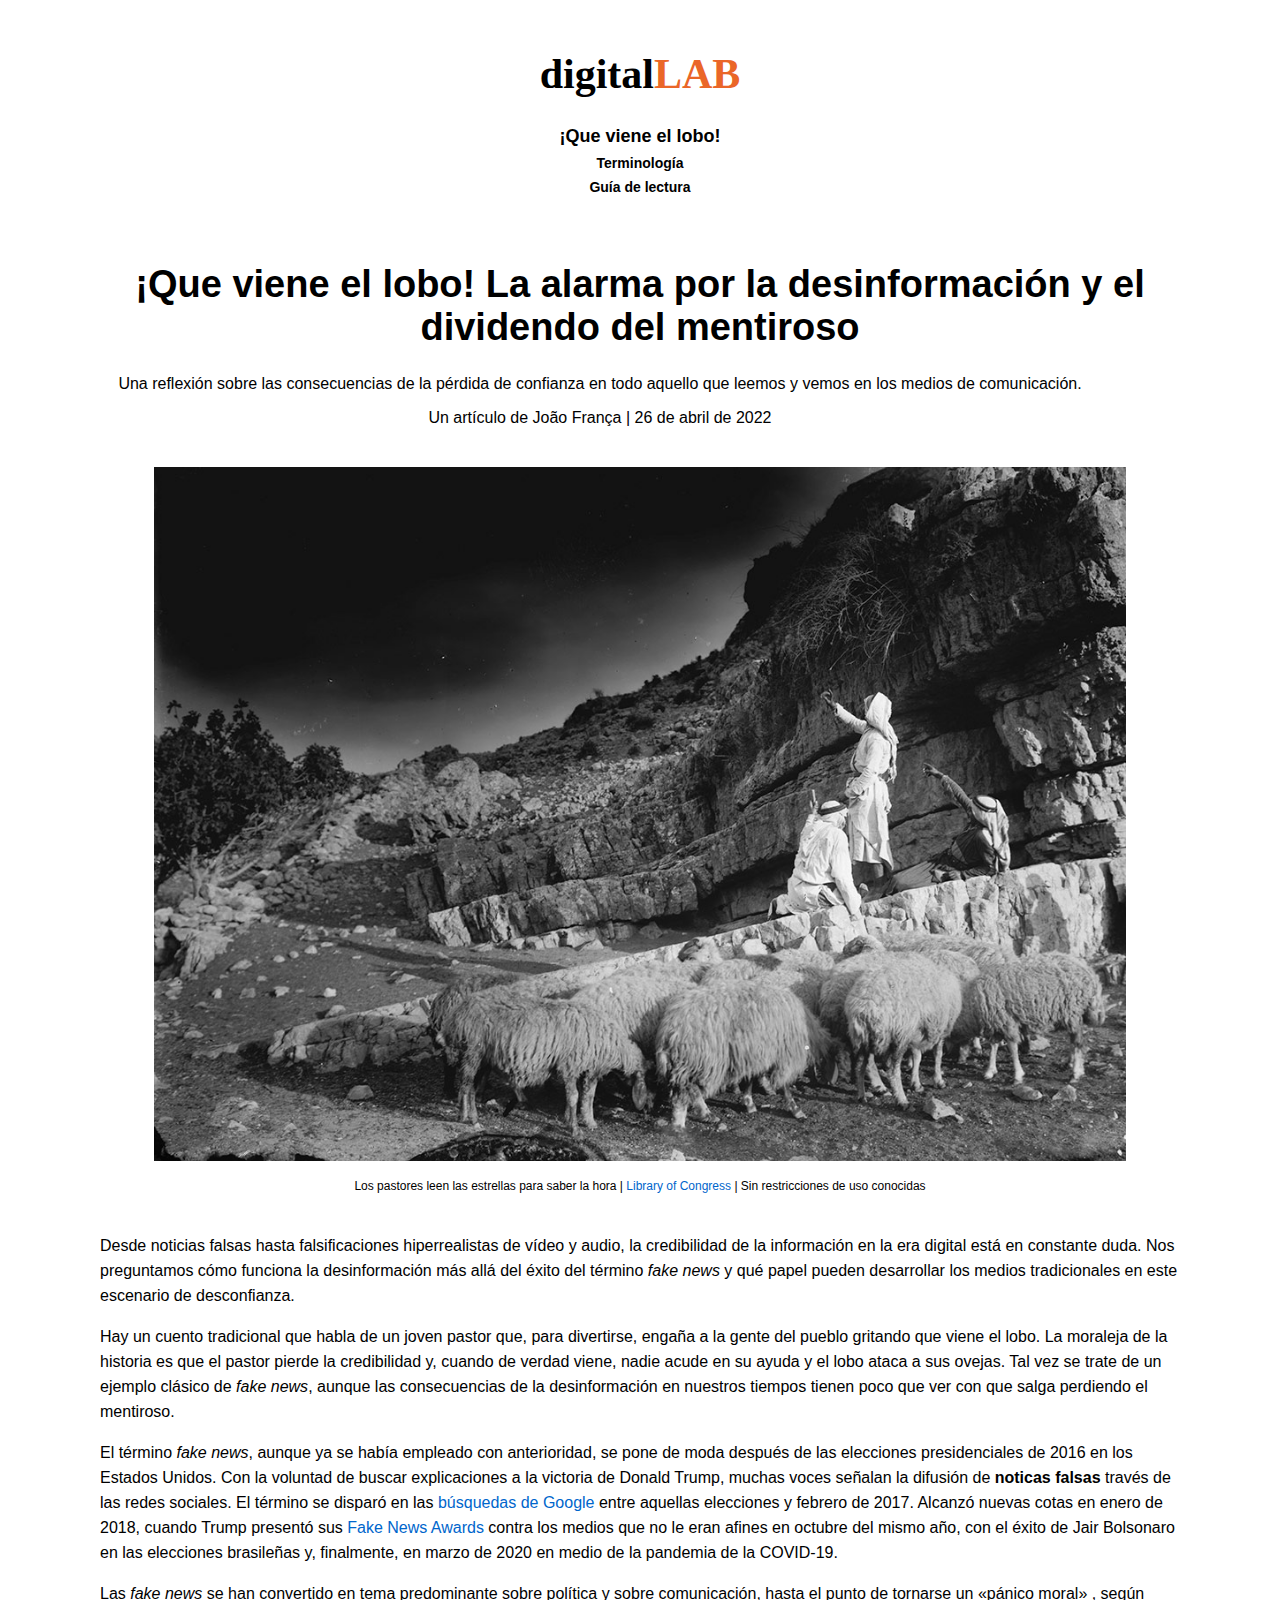
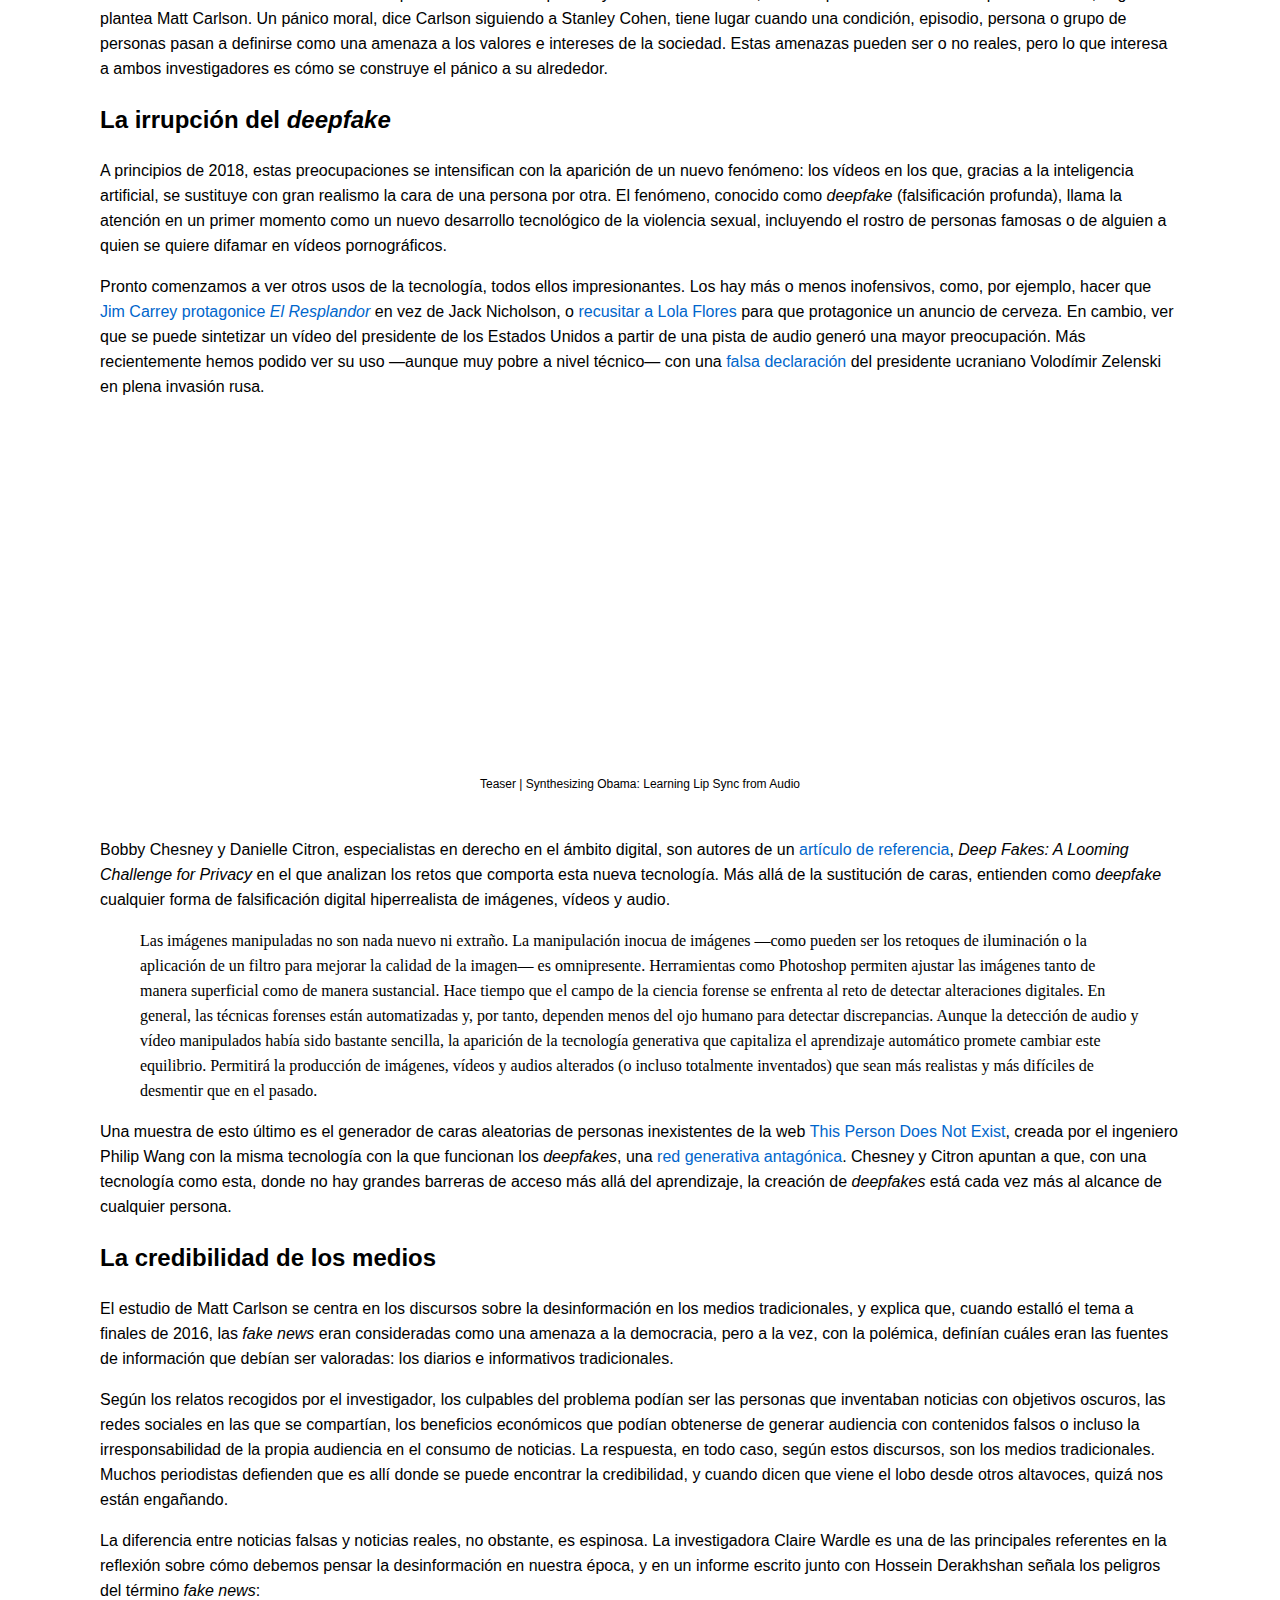
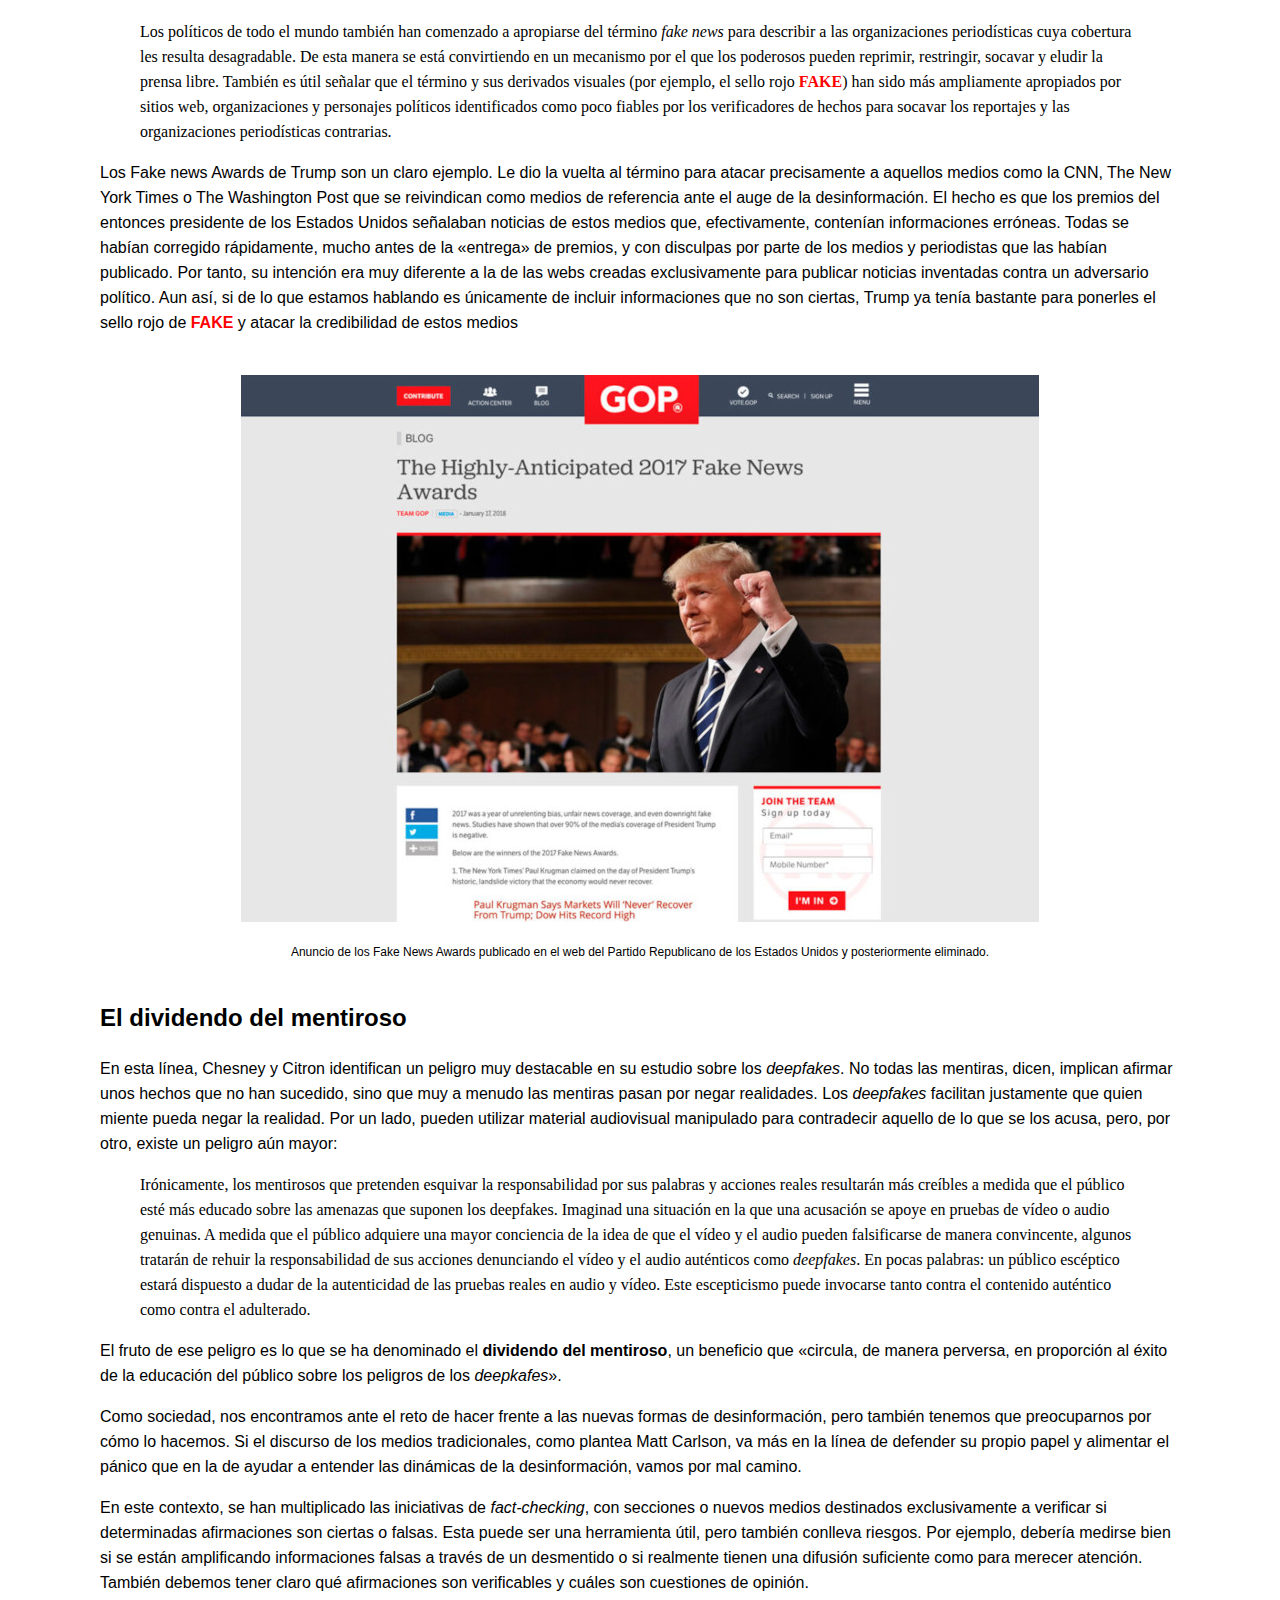
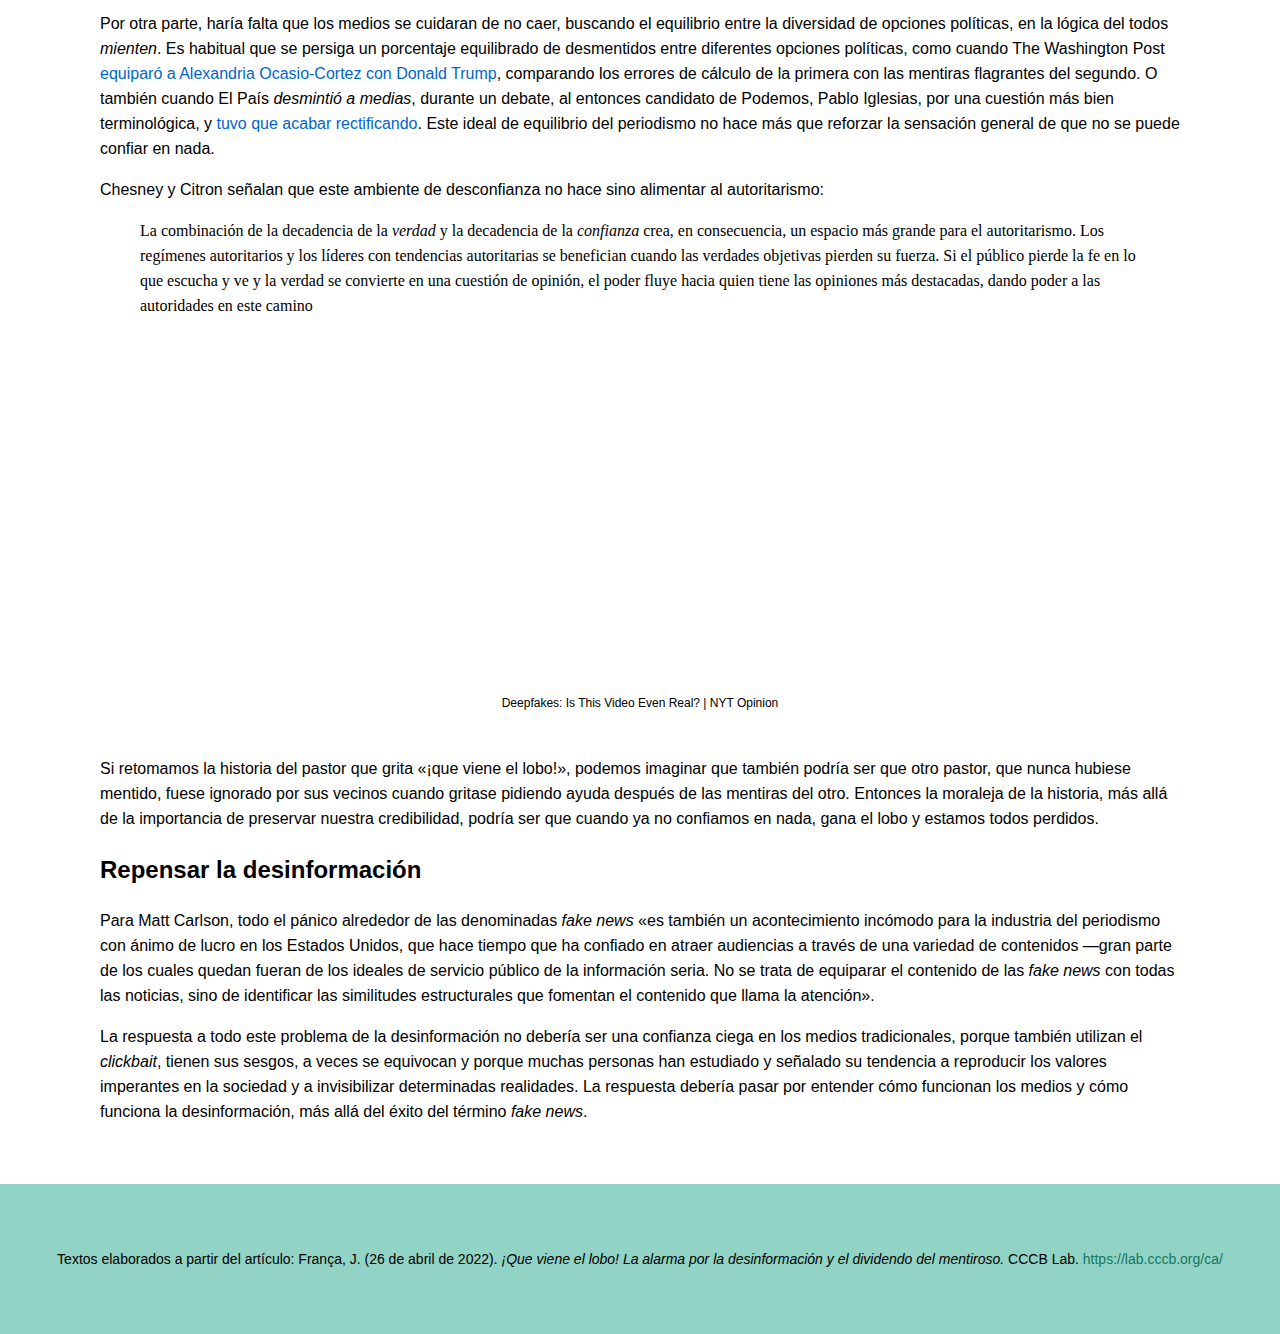
<file: index.html>
<!DOCTYPE html>
<html lang="es">
  <head>
    <meta charset="UTF-8" />
    <meta http-equiv="X-UA-Compatible" content="IE=edge" />
    <meta name="viewport" content="width=device-width, initial-scale=1.0" />
    <link rel="stylesheet" href="css/styles.css" type="text/css"/>
    <title>Sobre las fake news</title>
  </head>
  <body>
    <header>
      <h1 class="page-logo">
        digital<strong class="lab-strong-title">LAB</strong>
      </h1>
    </header>

    <nav>
      <ul class="nav-items">
        <li><a href="index.html" class="active">¡Que viene el lobo!</a></li>
        <li><a href="terminologia.html">Terminología</a></li>
        <li><a href="guia.html">Guía de lectura</a></li>
      </ul>
    </nav>

    <main>
      <h1 class="title">
        ¡Que viene el lobo! La alarma por la desinformación y el dividendo del
        mentiroso
      </h1>

      <p class="subtitle">
        Una reflexión sobre las consecuencias de la pérdida de confianza en todo
        aquello que leemos y vemos en los medios de comunicación.
      </p>
      <p class="subtitle">Un artículo de João França | 26 de abril de 2022</p>

      <figure>
        <img
          src="img/fakenews-pastors.jpg"
          alt="Pastores viendo las estrellas"
        />
        <figcaption>
          Los pastores leen las estrellas para saber la hora |
          <a
            href="https://www.loc.gov/item/2019693714/"
            target="_blank"
            lang="en"
            >Library of Congress</a
          >
          | Sin restricciones de uso conocidas
        </figcaption>
      </figure>

      <article id="section-introduction">
        <p>
          Desde noticias falsas hasta falsificaciones hiperrealistas de vídeo y
          audio, la credibilidad de la información en la era digital está en
          constante duda. Nos preguntamos cómo funciona la desinformación más
          allá del éxito del término <cite lang="en">fake news</cite> y qué
          papel pueden desarrollar los medios tradicionales en este escenario de
          desconfianza.
        </p>
        <p>
          Hay un cuento tradicional que habla de un joven pastor que, para
          divertirse, engaña a la gente del pueblo gritando que viene el lobo.
          La moraleja de la historia es que el pastor pierde la credibilidad y,
          cuando de verdad viene, nadie acude en su ayuda y el lobo ataca a sus
          ovejas. Tal vez se trate de un ejemplo clásico de
          <cite lang="en">fake news</cite>, aunque las consecuencias de la
          desinformación en nuestros tiempos tienen poco que ver con que salga
          perdiendo el mentiroso.
        </p>
        <p>
          El término <cite lang="en">fake news</cite>, aunque ya se había
          empleado con anterioridad, se pone de moda después de las elecciones
          presidenciales de 2016 en los Estados Unidos. Con la voluntad de
          buscar explicaciones a la victoria de Donald Trump, muchas voces
          señalan la difusión de <strong> noticas falsas</strong> través de las
          redes sociales. El término se disparó en las
          <a
            href="https://trends.google.com/trends/explore?q=%22fake%20news%22&date=2016-01-01%202021-12-31#TIMESERIES"
            target="_blank"
            >búsquedas de Google</a
          >
          entre aquellas elecciones y febrero de 2017. Alcanzó nuevas cotas en
          enero de 2018, cuando Trump presentó sus
          <a
            href="https://en.wikipedia.org/wiki/Fake_News_Awards"
            target="_blank"
            lang="en"
            >Fake News Awards
          </a>
          contra los medios que no le eran afines en octubre del mismo año, con
          el éxito de Jair Bolsonaro en las elecciones brasileñas y, finalmente,
          en marzo de 2020 en medio de la pandemia de la COVID-19.
        </p>
        <p>
          Las <cite lang="en">fake news</cite> se han convertido en tema
          predominante sobre política y sobre comunicación, hasta el punto de
          tornarse un «pánico moral» , según plantea Matt Carlson. Un pánico
          moral, dice Carlson siguiendo a Stanley Cohen, tiene lugar cuando una
          condición, episodio, persona o grupo de personas pasan a definirse
          como una amenaza a los valores e intereses de la sociedad. Estas
          amenazas pueden ser o no reales, pero lo que interesa a ambos
          investigadores es cómo se construye el pánico a su alrededor.
        </p>
      </article>

      <article id="section-deepfake">
        <h2>La irrupción del <em lang="en">deepfake</em></h2>
        <p>
          A principios de 2018, estas preocupaciones se intensifican con la
          aparición de un nuevo fenómeno: los vídeos en los que, gracias a la
          inteligencia artificial, se sustituye con gran realismo la cara de una
          persona por otra. El fenómeno, conocido como
          <em lang="en">deepfake</em> (falsificación profunda), llama la
          atención en un primer momento como un nuevo desarrollo tecnológico de
          la violencia sexual, incluyendo el rostro de personas famosas o de
          alguien a quien se quiere difamar en vídeos pornográficos.
        </p>
        <p>
          Pronto comenzamos a ver otros usos de la tecnología, todos ellos
          impresionantes. Los hay más o menos inofensivos, como, por ejemplo,
          hacer que<a
            href="https://www.youtube.com/watch?v=-ZRUZzZPGto"
            target="_blank"
          >
            Jim Carrey protagonice <cite>El Resplandor</cite></a
          >
          en vez de Jack Nicholson, o
          <a href="https://www.youtube.com/watch?v=BQLTRMYHwvE" target="_blank"
            >recusitar a Lola Flores</a
          >
          para que protagonice un anuncio de cerveza. En cambio, ver que se
          puede sintetizar un vídeo del presidente de los Estados Unidos a
          partir de una pista de audio generó una mayor preocupación. Más
          recientemente hemos podido ver su uso —aunque muy pobre a nivel
          técnico— con una
          <a href="https://www.youtube.com/watch?v=X17yrEV5sl4" target="_blank"
            >falsa declaración</a
          >
          del presidente ucraniano Volodímir Zelenski en plena invasión rusa.
        </p>

        <figure>
          <iframe
            width="560"
            height="315"
            src="https://www.youtube-nocookie.com/embed/MVBe6_o4cMI"
            title="YouTube video player"
            frameborder="0"
            allow="accelerometer; autoplay; clipboard-write; encrypted-media; gyroscope; picture-in-picture"
            allowfullscreen
          ></iframe>
          <figcaption lang="en">
            Teaser | Synthesizing Obama: Learning Lip Sync from Audio
          </figcaption>
        </figure>

        <p>
          Bobby Chesney y Danielle Citron, especialistas en derecho en el ámbito
          digital, son autores de un
          <a href="https://lawcat.berkeley.edu/record/1136469" target="_blank"
            >artículo de referencia</a
          >, <cite>Deep Fakes: A Looming Challenge for Privacy</cite> en el que
          analizan los retos que comporta esta nueva tecnología. Más allá de la
          sustitución de caras, entienden como
          <em lang="en">deepfake</em> cualquier forma de falsificación digital
          hiperrealista de imágenes, vídeos y audio.
        </p>
        <blockquote>
          Las imágenes manipuladas no son nada nuevo ni extraño. La manipulación
          inocua de imágenes —como pueden ser los retoques de iluminación o la
          aplicación de un filtro para mejorar la calidad de la imagen— es
          omnipresente. Herramientas como Photoshop permiten ajustar las
          imágenes tanto de manera superficial como de manera sustancial. Hace
          tiempo que el campo de la ciencia forense se enfrenta al reto de
          detectar alteraciones digitales. En general, las técnicas forenses
          están automatizadas y, por tanto, dependen menos del ojo humano para
          detectar discrepancias. Aunque la detección de audio y vídeo
          manipulados había sido bastante sencilla, la aparición de la
          tecnología generativa que capitaliza el aprendizaje automático promete
          cambiar este equilibrio. Permitirá la producción de imágenes, vídeos y
          audios alterados (o incluso totalmente inventados) que sean más
          realistas y más difíciles de desmentir que en el pasado.
        </blockquote>
        <p>
          Una muestra de esto último es el generador de caras aleatorias de
          personas inexistentes de la web
          <a
            href="https://thispersondoesnotexist.com/"
            target="_blank"
            lang="en"
            >This Person Does Not Exist</a
          >, creada por el ingeniero Philip Wang con la misma tecnología con la
          que funcionan los <em lang="en">deepfakes</em>, una
          <a
            href="https://ca.wikipedia.org/wiki/Xarxa_generativa_antag%C3%B2nica"
            target="_blank"
            >red generativa antagónica</a
          >. Chesney y Citron apuntan a que, con una tecnología como esta, donde
          no hay grandes barreras de acceso más allá del aprendizaje, la
          creación de <em lang="en">deepfakes</em> está cada vez más al alcance
          de cualquier persona.
        </p>
      </article>
      <article id="section-credibility">
        <h2>La credibilidad de los medios</h2>
        <p>
          El estudio de Matt Carlson se centra en los discursos sobre la
          desinformación en los medios tradicionales, y explica que, cuando
          estalló el tema a finales de 2016, las
          <cite lang="en">fake news</cite> eran consideradas como una amenaza a
          la democracia, pero a la vez, con la polémica, definían cuáles eran
          las fuentes de información que debían ser valoradas: los diarios e
          informativos tradicionales.
        </p>
        <p>
          Según los relatos recogidos por el investigador, los culpables del
          problema podían ser las personas que inventaban noticias con objetivos
          oscuros, las redes sociales en las que se compartían, los beneficios
          económicos que podían obtenerse de generar audiencia con contenidos
          falsos o incluso la irresponsabilidad de la propia audiencia en el
          consumo de noticias. La respuesta, en todo caso, según estos
          discursos, son los medios tradicionales. Muchos periodistas defienden
          que es allí donde se puede encontrar la credibilidad, y cuando dicen
          que viene el lobo desde otros altavoces, quizá nos están engañando.
        </p>
        <p>
          La diferencia entre noticias falsas y noticias reales, no obstante, es
          espinosa. La investigadora Claire Wardle es una de las principales
          referentes en la reflexión sobre cómo debemos pensar la desinformación
          en nuestra época, y en un informe escrito junto con Hossein Derakhshan
          señala los peligros del término <cite lang="en">fake news</cite>:
        </p>
        <blockquote>
          Los políticos de todo el mundo también han comenzado a apropiarse del
          término <cite lang="en">fake news</cite> para describir a las
          organizaciones periodísticas cuya cobertura les resulta desagradable.
          De esta manera se está convirtiendo en un mecanismo por el que los
          poderosos pueden reprimir, restringir, socavar y eludir la prensa
          libre. También es útil señalar que el término y sus derivados visuales
          (por ejemplo, el sello rojo
          <strong class="red-text" lang="en">FAKE</strong>) han sido más
          ampliamente apropiados por sitios web, organizaciones y personajes
          políticos identificados como poco fiables por los verificadores de
          hechos para socavar los reportajes y las organizaciones periodísticas
          contrarias.
        </blockquote>
        <p>
          Los Fake news Awards de Trump son un claro ejemplo. Le dio la vuelta
          al término para atacar precisamente a aquellos medios como la CNN, The
          New York Times o The Washington Post que se reivindican como medios de
          referencia ante el auge de la desinformación. El hecho es que los
          premios del entonces presidente de los Estados Unidos señalaban
          noticias de estos medios que, efectivamente, contenían informaciones
          erróneas. Todas se habían corregido rápidamente, mucho antes de la
          «entrega» de premios, y con disculpas por parte de los medios y
          periodistas que las habían publicado. Por tanto, su intención era muy
          diferente a la de las webs creadas exclusivamente para publicar
          noticias inventadas contra un adversario político. Aun así, si de lo
          que estamos hablando es únicamente de incluir informaciones que no son
          ciertas, Trump ya tenía bastante para ponerles el sello rojo de
          <strong class="red-text" lang="en">FAKE</strong> y atacar la
          credibilidad de estos medios
        </p>

        <figure>
          <img
            src="img/fakenews-trump-awards.jpg"
            alt="Foto trump en los fake new awards"
          />
          <figcaption>
            Anuncio de los Fake News Awards publicado en el web del Partido
            Republicano de los Estados Unidos y posteriormente eliminado.
          </figcaption>
        </figure>
      </article>

      <article>
        <h2>El dividendo del mentiroso</h2>
        <p>
          En esta línea, Chesney y Citron identifican un peligro muy destacable
          en su estudio sobre los <em lang="en">deepfakes</em>. No todas las
          mentiras, dicen, implican afirmar unos hechos que no han sucedido,
          sino que muy a menudo las mentiras pasan por negar realidades. Los
          <em lang="en">deepfakes</em>
          facilitan justamente que quien miente pueda negar la realidad. Por un
          lado, pueden utilizar material audiovisual manipulado para contradecir
          aquello de lo que se los acusa, pero, por otro, existe un peligro aún
          mayor:
        </p>
        <blockquote>
          Irónicamente, los mentirosos que pretenden esquivar la responsabilidad
          por sus palabras y acciones reales resultarán más creíbles a medida
          que el público esté más educado sobre las amenazas que suponen los
          deepfakes. Imaginad una situación en la que una acusación se apoye en
          pruebas de vídeo o audio genuinas. A medida que el público adquiere
          una mayor conciencia de la idea de que el vídeo y el audio pueden
          falsificarse de manera convincente, algunos tratarán de rehuir la
          responsabilidad de sus acciones denunciando el vídeo y el audio
          auténticos como <em lang="en">deepfakes</em>. En pocas palabras: un
          público escéptico estará dispuesto a dudar de la autenticidad de las
          pruebas reales en audio y vídeo. Este escepticismo puede invocarse
          tanto contra el contenido auténtico como contra el adulterado.
        </blockquote>
        <p>
          El fruto de ese peligro es lo que se ha denominado el
          <strong>dividendo del mentiroso</strong>, un beneficio que «circula,
          de manera perversa, en proporción al éxito de la educación del público
          sobre los peligros de los <em lang="en">deepkafes</em>».
        </p>
        <p>
          Como sociedad, nos encontramos ante el reto de hacer frente a las
          nuevas formas de desinformación, pero también tenemos que preocuparnos
          por cómo lo hacemos. Si el discurso de los medios tradicionales, como
          plantea Matt Carlson, va más en la línea de defender su propio papel y
          alimentar el pánico que en la de ayudar a entender las dinámicas de la
          desinformación, vamos por mal camino.
        </p>
        <p>
          En este contexto, se han multiplicado las iniciativas de
          <cite lang="en">fact-checking</cite>, con secciones o nuevos medios
          destinados exclusivamente a verificar si determinadas afirmaciones son
          ciertas o falsas. Esta puede ser una herramienta útil, pero también
          conlleva riesgos. Por ejemplo, debería medirse bien si se están
          amplificando informaciones falsas a través de un desmentido o si
          realmente tienen una difusión suficiente como para merecer atención.
          También debemos tener claro qué afirmaciones son verificables y cuáles
          son cuestiones de opinión.
        </p>

        <p>
          Por otra parte, haría falta que los medios se cuidaran de no caer,
          buscando el equilibrio entre la diversidad de opciones políticas, en
          la lógica del todos <em>mienten</em>. Es habitual que se persiga un
          porcentaje equilibrado de desmentidos entre diferentes opciones
          políticas, como cuando The Washington Post
          <a
            href="https://fair.org/home/factcheck-false-equivalence/"
            target="_blank"
            >equiparó a Alexandria Ocasio-Cortez con Donald Trump</a
          >, comparando los errores de cálculo de la primera con las mentiras
          flagrantes del segundo. O también cuando El País
          <em>desmintió a medias</em>, durante un debate, al entonces candidato
          de Podemos, Pablo Iglesias, por una cuestión más bien terminológica, y
          <a
            href="https://twitter.com/el_pais/status/1121057901550952449"
            target="_blank"
            >tuvo que acabar rectificando</a
          >. Este ideal de equilibrio del periodismo no hace más que reforzar la
          sensación general de que no se puede confiar en nada.
        </p>

        <p>
          Chesney y Citron señalan que este ambiente de desconfianza no hace
          sino alimentar al autoritarismo:
        </p>

        <blockquote>
          La combinación de la decadencia de la <em>verdad</em> y la decadencia
          de la <em>confianza</em> crea, en consecuencia, un espacio más grande
          para el autoritarismo. Los regímenes autoritarios y los líderes con
          tendencias autoritarias se benefician cuando las verdades objetivas
          pierden su fuerza. Si el público pierde la fe en lo que escucha y ve y
          la verdad se convierte en una cuestión de opinión, el poder fluye
          hacia quien tiene las opiniones más destacadas, dando poder a las
          autoridades en este camino
        </blockquote>

        <figure>
          <iframe
            width="560"
            height="315"
            src="https://www.youtube-nocookie.com/embed/1OqFY_2JE1c"
            title="YouTube video player"
            frameborder="0"
            allow="accelerometer; autoplay; clipboard-write; encrypted-media; gyroscope; picture-in-picture"
            allowfullscreen
          ></iframe>
          <figcaption>
            Deepfakes: Is This Video Even Real? | NYT Opinion
          </figcaption>
        </figure>

        <p>
          Si retomamos la historia del pastor que grita «¡que viene el lobo!»,
          podemos imaginar que también podría ser que otro pastor, que nunca
          hubiese mentido, fuese ignorado por sus vecinos cuando gritase
          pidiendo ayuda después de las mentiras del otro. Entonces la moraleja
          de la historia, más allá de la importancia de preservar nuestra
          credibilidad, podría ser que cuando ya no confiamos en nada, gana el
          lobo y estamos todos perdidos.
        </p>
      </article>

      <article>
        <h2>Repensar la desinformación</h2>
        <p>
          Para Matt Carlson, todo el pánico alrededor de las denominadas
          <cite lang="en">fake news</cite> «es también un acontecimiento
          incómodo para la industria del periodismo con ánimo de lucro en los
          Estados Unidos, que hace tiempo que ha confiado en atraer audiencias a
          través de una variedad de contenidos —gran parte de los cuales quedan
          fueran de los ideales de servicio público de la información seria. No
          se trata de equiparar el contenido de las
          <cite lang="en">fake news</cite> con todas las noticias, sino de
          identificar las similitudes estructurales que fomentan el contenido
          que llama la atención».
        </p>
        <p>
          La respuesta a todo este problema de la desinformación no debería ser
          una confianza ciega en los medios tradicionales, porque también
          utilizan el <cite lang="en">clickbait</cite>, tienen sus sesgos, a
          veces se equivocan y porque muchas personas han estudiado y señalado
          su tendencia a reproducir los valores imperantes en la sociedad y a
          invisibilizar determinadas realidades. La respuesta debería pasar por
          entender cómo funcionan los medios y cómo funciona la desinformación,
          más allá del éxito del término <cite lang="en">fake news</cite>.
        </p>
      </article>
    </main>

    <footer>
      <span>
        Textos elaborados a partir del artículo: França, J. (26 de abril de
        2022).
        <cite
          >¡Que viene el lobo! La alarma por la desinformación y el dividendo
          del mentiroso.</cite
        >
        CCCB Lab.
        <a href="https://lab.cccb.org/ca/" target="_blank"
          >https://lab.cccb.org/ca/</a
        >
      </span>
    </footer>
  </body>
</html>
</file>
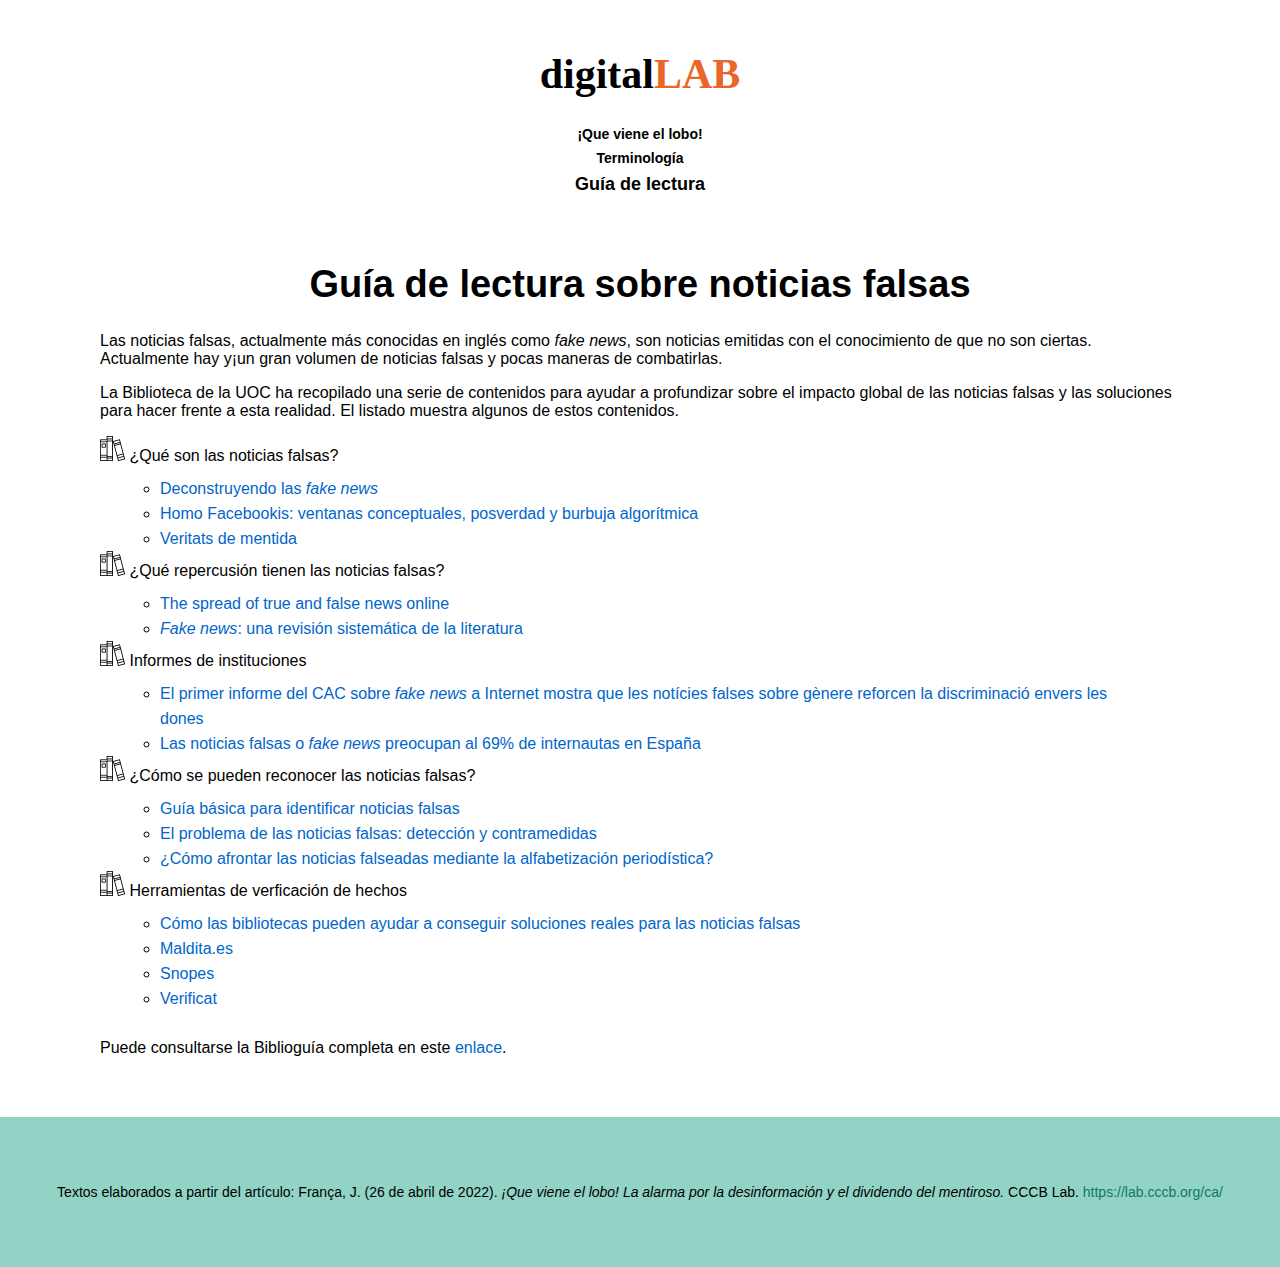
<file: guia.html>
<!DOCTYPE html>
<html lang="en">
  <head>
    <meta charset="UTF-8" />
    <meta http-equiv="X-UA-Compatible" content="IE=edge" />
    <meta name="viewport" content="width=device-width, initial-scale=1.0" />
    <link rel="stylesheet" href="css/styles.css" type="text/css"/>
    <title>Guía de lectura sobre fake news</title>
  </head>

  <body>
    <header>
      <h1 class="page-logo">
        digital<strong class="lab-strong-title">LAB</strong>
      </h1>
    </header>

    <nav>
      <ul class="nav-items">
        <li><a href="index.html">¡Que viene el lobo!</a></li>
        <li><a href="terminologia.html">Terminología</a></li>
        <li><a href="guia.html" class="active">Guía de lectura</a></li>
      </ul>
    </nav>
    <main>
      <h1 class="title">Guía de lectura sobre noticias falsas</h1>
      <p>
        Las noticias falsas, actualmente más conocidas en inglés como
        <cite lang="en">fake news</cite>, son noticias emitidas con el
        conocimiento de que no son ciertas. Actualmente hay y¡un gran volumen de
        noticias falsas y pocas maneras de combatirlas.
      </p>
      <p>
        La Biblioteca de la UOC ha recopilado una serie de contenidos para
        ayudar a profundizar sobre el impacto global de las noticias falsas y
        las soluciones para hacer frente a esta realidad. El listado muestra
        algunos de estos contenidos.
      </p>
      <section>
        <ul class="nested-list">
          <li class="list-title-icon">
            ¿Qué son las noticias falsas?
            <ul class="inside-list">
              <li>
                <a
                  href="https://blogs.uoc.edu/comunicacio/es/deconstruyendo-las-fake-news/"
                  target="_blank"
                  >Deconstruyendo las <cite lang="en">fake news</cite></a
                >
              </li>
              <li>
                <a
                  href="https://comein.uoc.edu/divulgacio/comein/es/numero71/articles/Homo-Facebookis-ventanas-conceptuales-posverdad-burbuja-algoritmica.html"
                  target="_blank"
                  >Homo Facebookis: ventanas conceptuales, posverdad y burbuja
                  algorítmica</a
                >
              </li>
              <li>
                <a
                  href="https://www.ccma.cat/tv3/alacarta/sense-ficcio/veritats-de-mentida/video/5669141/"
                  target="_blank"
                  >Veritats de mentida</a
                >
              </li>
            </ul>
          </li>

          <li class="list-title-icon">
            ¿Qué repercusión tienen las noticias falsas?
            <ul class="inside-list">
              <li>
                <a
                  href="https://www.science.org/doi/10.1126/science.aap9559"
                  target="_blank"
                  lang="en"
                >
                  The spread of true and false news online
                </a>
              </li>
              <li>
                <a
                  href="https://obs.obercom.pt/index.php/obs/article/view/1374"
                  target="_blank"
                >
                  <cite lang="en">Fake news</cite>: una revisión sistemática de
                  la literatura</a
                >
              </li>
            </ul>
          </li>

          <li class="list-title-icon">
            Informes de instituciones
            <ul class="inside-list">
              <li>
                <a
                  href="https://www.cac.cat/actualitat/primer-informe-del-cac-fake-news-internet-mostra-que-les-noticies-falses-genere-reforcen"
                  target="_blank"
                >
                  El primer informe del CAC sobre
                  <cite lang="en">fake news</cite> a Internet mostra que les
                  notícies falses sobre gènere reforcen la discriminació envers
                  les dones
                </a>
              </li>
              <li>
                <a
                  href="http://www.digitalnewsreport.es/2018/las-noticias-falsas-o-fake-news-preocupan-al-69-de-internautas-en-espana/"
                  target="_blank"
                  >Las noticias falsas o
                  <cite lang="en">fake news</cite> preocupan al 69% de
                  internautas en España</a
                >
              </li>
            </ul>
          </li>

          <li class="list-title-icon">
            ¿Cómo se pueden reconocer las noticias falsas?
            <ul class="inside-list">
              <li>
                <a
                  href="https://www.bbc.com/mundo/noticias-45561204"
                  target="_blank"
                >
                  Guía básica para identificar noticias falsas
                </a>
              </li>
              <li>
                <a href="http://eprints.rclis.org/33171/#?" target="_blank"
                  >El problema de las noticias falsas: detección y
                  contramedidas</a
                >
              </li>
              <li>
                <a
                  href="https://dialnet.unirioja.es/servlet/articulo?codigo=6507799"
                  target="_blank"
                  >¿Cómo afrontar las noticias falseadas mediante la
                  alfabetización periodística?</a
                >
              </li>
            </ul>
          </li>
          <li class="list-title-icon">
            Herramientas de verficación de hechos
            <ul class="inside-list">
              <li>
                <a
                  href="https://www.ifla.org/es/news/como-las-bibliotecas-pueden-ayudar-a-conseguir-soluciones-reales-para-las-noticias-falsas/"
                  target="_blank"
                >
                  Cómo las bibliotecas pueden ayudar a conseguir soluciones
                  reales para las noticias falsas
                </a>
              </li>
              <li>
                <a href="https://maldita.es/" target="_blank">Maldita.es</a>
              </li>
              <li>
                <a href="https://www.snopes.com/" target="_blank">Snopes</a>
              </li>
              <li>
                <a href="https://www.verificat.cat/" target="_blank"
                  >Verificat</a
                >
              </li>
            </ul>
          </li>
        </ul>
      </section>
      <p class="more-bibliography">
        Puede consultarse la Biblioguía completa en este
        <a
          href="https://biblioteca.uoc.edu/es/biblioguias/biblioguia/Fake-News/"
          target="_blank"
          >enlace</a
        >.
      </p>
    </main>

    <footer>
      <span>
        Textos elaborados a partir del artículo: França, J. (26 de abril de
        2022).
        <cite
          >¡Que viene el lobo! La alarma por la desinformación y el dividendo
          del mentiroso.</cite
        >
        CCCB Lab.
        <a href="https://lab.cccb.org/ca/" target="_blank"
          >https://lab.cccb.org/ca/</a
        >
      </span>
    </footer>
  </body>
</html>
</file>
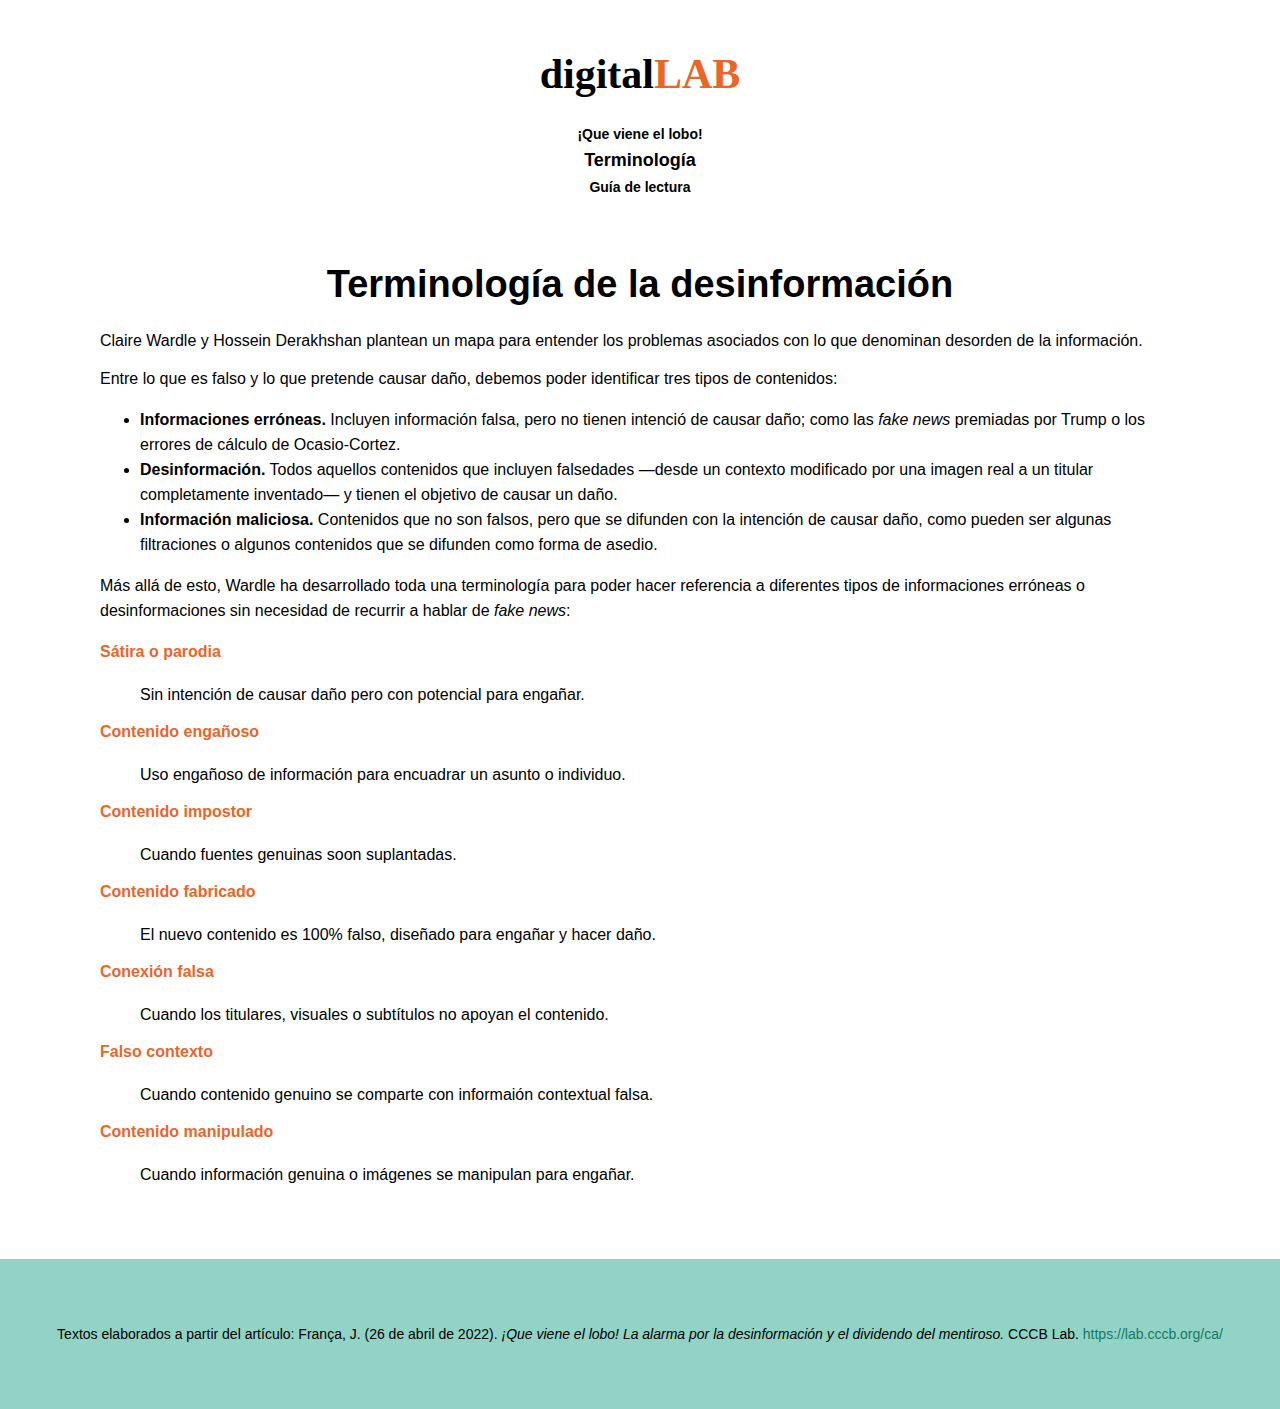
<file: terminologia.html>
<!DOCTYPE html>
<html lang="en">
  <head>
    <meta charset="UTF-8" />
    <meta http-equiv="X-UA-Compatible" content="IE=edge" />
    <meta name="viewport" content="width=device-width, initial-scale=1.0" />
    <link rel="stylesheet" href="css/styles.css" type="text/css"/>
    <title>Terminología de las fake news</title>
  </head>
  <body>
    <header>
      <h1 class="page-logo">
        digital<strong class="lab-strong-title">LAB</strong>
      </h1>
    </header>

    <nav>
      <ul class="nav-items">
        <li><a href="index.html">¡Que viene el lobo!</a></li>
        <li><a href="terminologia.html" class="active">Terminología</a></li>
        <li><a href="guia.html">Guía de lectura</a></li>
      </ul>
    </nav>

    <main>
      <h1 class="title">Terminología de la desinformación</h1>
      <p>
        Claire Wardle y Hossein Derakhshan plantean un mapa para entender los
        problemas asociados con lo que denominan desorden de la información.
      </p>

      <section>
        <p>
          Entre lo que es falso y lo que pretende causar daño, debemos poder
          identificar tres tipos de contenidos:
        </p>
        <ul>
          <li>
            <strong>Informaciones erróneas.</strong> Incluyen información falsa,
            pero no tienen intenció de causar daño; como las
            <cite lang="en">fake news</cite> premiadas por Trump o los errores
            de cálculo de Ocasio-Cortez.
          </li>
          <li>
            <strong>Desinformación.</strong> Todos aquellos contenidos que
            incluyen falsedades —desde un contexto modificado por una imagen
            real a un titular completamente inventado— y tienen el objetivo de
            causar un daño.
          </li>
          <li>
            <strong>Información maliciosa.</strong>
            Contenidos que no son falsos, pero que se difunden con la intención
            de causar daño, como pueden ser algunas filtraciones o algunos
            contenidos que se difunden como forma de asedio.
          </li>
        </ul>
      </section>
      <section>
        <p>
          Más allá de esto, Wardle ha desarrollado toda una terminología para
          poder hacer referencia a diferentes tipos de informaciones erróneas o
          desinformaciones sin necesidad de recurrir a hablar de
          <cite lang="en">fake news</cite>:
        </p>
        <dl>
          <dt>Sátira o parodia</dt>
          <dd>Sin intención de causar daño pero con potencial para engañar.</dd>

          <dt>Contenido engañoso</dt>
          <dd>
            Uso engañoso de información para encuadrar un asunto o individuo.
          </dd>

          <dt>Contenido impostor</dt>
          <dd>Cuando fuentes genuinas soon suplantadas.</dd>

          <dt>Contenido fabricado</dt>
          <dd>
            El nuevo contenido es 100% falso, diseñado para engañar y hacer
            daño.
          </dd>

          <dt>Conexión falsa</dt>
          <dd>
            Cuando los titulares, visuales o subtítulos no apoyan el contenido.
          </dd>

          <dt>Falso contexto</dt>
          <dd>
            Cuando contenido genuino se comparte con informaión contextual
            falsa.
          </dd>

          <dt>Contenido manipulado</dt>
          <dd>
            Cuando información genuina o imágenes se manipulan para engañar.
          </dd>
        </dl>
      </section>
    </main>

    <footer>
      <span>
        Textos elaborados a partir del artículo: França, J. (26 de abril de
        2022).
        <cite
          >¡Que viene el lobo! La alarma por la desinformación y el dividendo
          del mentiroso.</cite
        >
        CCCB Lab.
        <a href="https://lab.cccb.org/ca/" target="_blank"
          >https://lab.cccb.org/ca/</a
        >
      </span>
    </footer>
  </body>
</html>
</file>
<file: css/styles.css>
body {
    margin: 0;
}

a {
    color: #0066cc;
    text-decoration: none;
}

a:hover {
    text-decoration: underline;
}

h2 {
    margin: 26px 0;
}

header,
nav {
    margin: 0 auto;
    text-align: center;
}

header {
    font-family: Georgia, Times, serif;
    margin-top: 50px;
}

.page-logo {
    font-size: 42px;
}


.lab-strong-title {
    color: #ea6628;
}

nav ul {
    list-style: none;
    overflow: hidden;
    padding: 0;
}

nav ul li {
    font-family: Helvetica, Arial, sans-serif;
    font-size: 14px;
    font-weight: 600;
    margin-bottom: 8px;
}

nav ul li a {
    display: block;
    color: #000;
    text-decoration: none;
}

nav ul li a:hover {
    color: #666;
    text-decoration: none;
}

.active {
    font-size: 18px;
}

main {
    font-family: Helvetica, Arial, sans-serif;
    max-width: 1080px;
    margin: 60px auto;
}

.title {
    text-align: center;
    font-size: 38px;
}

.subtitle {
    max-width: 1000px;
    text-align: center;
}

.subtitle:last-child {
    margin-top: 0;
}

figure {
    margin: 40px auto;
}

img {
    max-width: 90%;
    display: flex;
    margin: 0 auto;
}

iframe {
    display: flex;
    margin: 0 auto;
}

figcaption {
    font-size: 12px;
    padding: 18px 0 0;
    text-align: center;
}

article {
    text-align: start;
    line-height: 25px;
}

article blockquote {
    font-family: Georgia, Times, serif;
}

.red-text {
    color: red;
}

footer {
    display: flex;
    flex-direction: column;
    align-items: center;
    justify-content: center;
    height: 150px;
    background: #91d3c5;
    font-family: Helvetica, Arial, sans-serif;
}

footer p {
    font-size: 18px;
}

footer span {
    font-size: 14px
}

footer a {
    color: #167763;
}

section {
    line-height: 25px;
}

dl dt {
    color: #ea6628;
    font-weight: bold;
}

dl dd {
    padding: 18px 0 12px;
}

.nested-list {
    list-style-type: none;
    padding: 0;
}

.list-title-icon::before {
    content: url('../img/book.png');
}

.inside-list {
    margin-top: 8px;
    padding: 0 60px;
}

.more-bibliography{
    margin-top: 28px;
}
</file>
